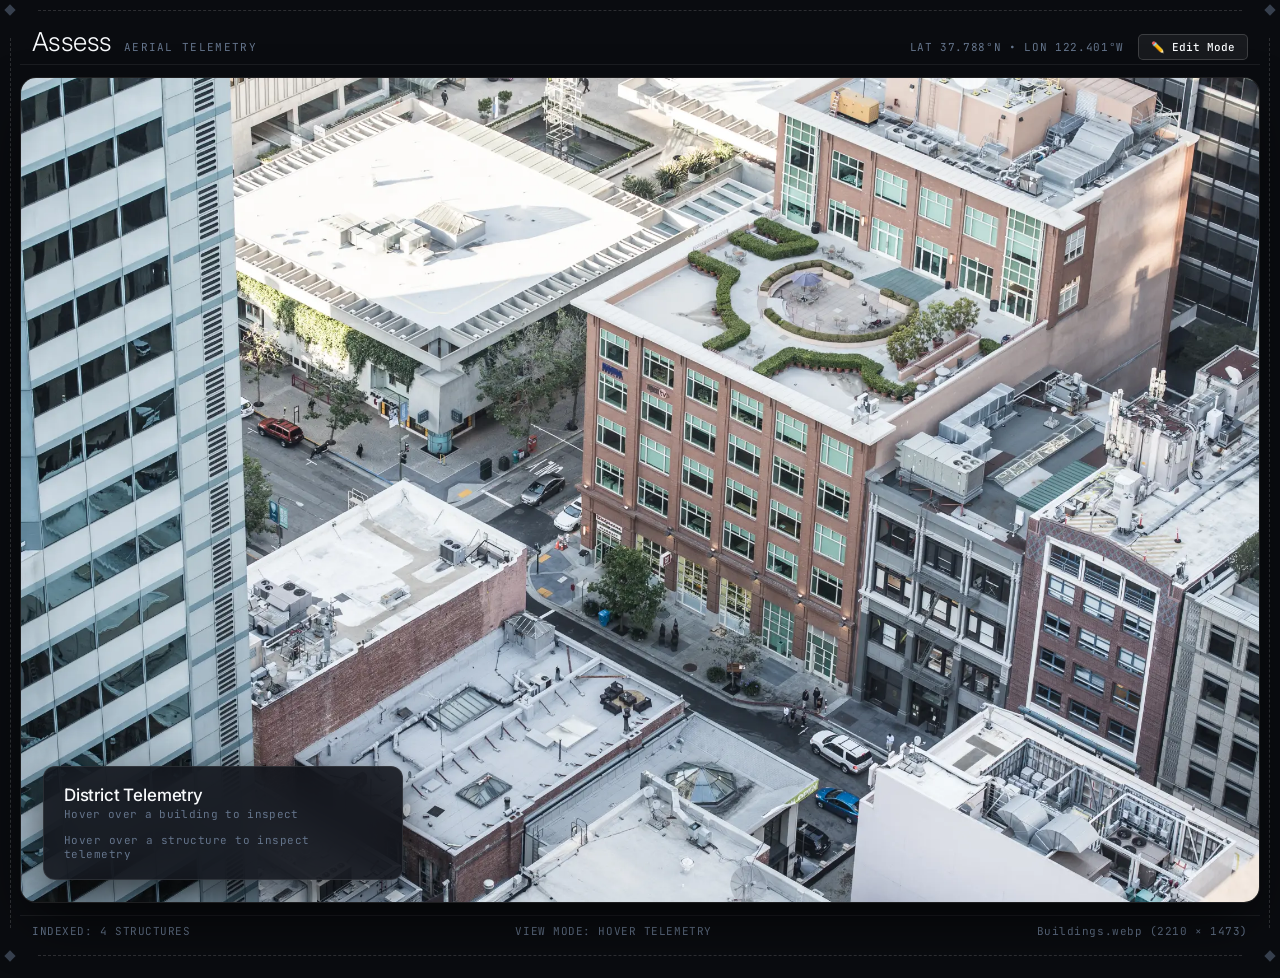
<file: index.html>
<!DOCTYPE html>
<html lang="en">
<head>
  <meta charset="UTF-8">
  <meta name="viewport" content="width=device-width, initial-scale=1.0">
  <title>Assess // Building Telemetry & Visual Editor</title>
  <link rel="preconnect" href="https://fonts.googleapis.com">
  <link rel="preconnect" href="https://fonts.gstatic.com" crossorigin>
  <link href="https://fonts.googleapis.com/css2?family=Inter:wght@300;400;500;600&family=JetBrains+Mono:wght@400;500;600&display=swap" rel="stylesheet">
  <link rel="stylesheet" href="styles.css">
</head>
<body>

  <main class="editorial-canvas">
    <!-- Architectural Framing Guides & Crop Registration Diamonds -->
    <div class="frame-guides" aria-hidden="true">
      <div class="guide-line-top"></div>
      <div class="guide-line-bottom"></div>
      <div class="guide-line-left"></div>
      <div class="guide-line-right"></div>
      <div class="crop-diamond tl"></div>
      <div class="crop-diamond tr"></div>
      <div class="crop-diamond bl"></div>
      <div class="crop-diamond br"></div>
    </div>

    <!-- Header & Geospatial Status Bar -->
    <header class="canvas-header">
      <div class="header-brand">
        <h1 class="brand-title">Assess</h1>
        <span class="brand-subtitle">Aerial Telemetry</span>
      </div>

      <div class="header-meta">
        <span>LAT 37.788°N • LON 122.401°W</span>
        <button id="editToggleBtn" class="edit-btn" title="Toggle Interactive Building Editor (Key: 'E')">
          ✏️ Edit Mode
        </button>
      </div>
    </header>

    <!-- Interactive Visual Editor Toolbar -->
    <section id="editorBar" class="editor-bar" aria-label="Building Point Editor Toolbar">
      <div class="editor-left">
        <span class="edit-badge">EDITOR</span>
        <select id="editBuildingSelect" class="edit-select" title="Choose building to calibrate">
          <option value="bldg-terrace">1. The Terrace Landmark (6 pts)</option>
          <option value="bldg-left-tower">2. Montgomery Tower (4 pts)</option>
          <option value="bldg-dark-midrise">3. Slate & Iron Lofts (6 pts)</option>
          <option value="bldg-civic-pavilion">4. Yerba Pavilion (7 pts)</option>
        </select>
        
        <button id="newBuildingBtn" class="edit-action-btn primary" title="Create and plot a brand-new building on this image">+ New Building</button>

        <div class="mode-btn-group">
          <button id="modeDragBtn" class="mode-tab-btn active" title="Click & drag vertex handles">✋ Drag Handles</button>
          <button id="modeReplotBtn" class="mode-tab-btn" title="Plot any number of points on this building">🎯 Plot Points</button>
        </div>
      </div>

      <div class="editor-center">
        <span id="editStatusReadout" class="edit-status">Drag handles to adjust alignment live</span>
        <div id="plotActionCluster" class="plot-action-cluster" style="display: none;">
          <button id="finishPlotBtn" class="plot-pill-btn finish" title="Complete polygon (Clicking 1st point or double-clicking also finishes)">✓ Complete Polygon</button>
          <button id="undoPlotBtn" class="plot-pill-btn undo" title="Undo last point (Backspace)">↩ Undo</button>
          <button id="cancelPlotBtn" class="plot-pill-btn cancel" title="Cancel plotting (Esc)">✕ Cancel</button>
        </div>
      </div>

      <div class="editor-right">
        <button id="deleteBuildingBtn" class="edit-action-btn danger" style="display: none;" title="Delete this custom building">🗑️ Delete</button>
        <button id="exportCodeBtn" class="edit-action-btn" title="Copy updated JavaScript code for data.js">📋 Copy Code</button>
        <button id="resetDefaultsBtn" class="edit-action-btn danger" title="Revert to original default coordinates">↺ Reset</button>
        <span class="edit-hint">Key: <b>E</b></span>
      </div>
    </section>

    <!-- Interactive Aerial Viewport Container -->
    <section id="viewportCard" class="viewport-card" aria-label="Interactive Building Telemetry Viewport">
      <!-- Layer 1: Base aerial satellite image -->
      <img id="baseImage" class="layer-base-image" src="Buildings.webp" alt="San Francisco SOMA Aerial View" />

      <!-- Layer 2: Clipped spotlight image (hovered / edited building cutout) -->
      <img id="spotlightImage" class="layer-spotlight-image" src="Buildings.webp" alt="Illuminated Building Focus" />

      <!-- Layer 3: SVG Vector layer for wireframes, hit zones, and interactive drag handles -->
      <svg id="svgOverlay" class="layer-vector-overlay" viewBox="0 0 2210 1473" preserveAspectRatio="none" aria-hidden="true"></svg>

      <!-- Layer 4: Minimalist Telemetry Card -->
      <article id="hudCard" class="hud-card state-standby" aria-live="polite">
        <div class="hud-header">
          <h2 id="hudBldgName" class="hud-bldg-name">District Telemetry</h2>
          <p id="hudBldgMeta" class="hud-bldg-meta">Hover over a building to inspect</p>
        </div>

        <div class="standby-hint" id="standbyHint">Hover over a structure to inspect telemetry</div>

        <!-- Sensitivity Analysis Panel (Screenshot 2) -->
        <div class="hud-sensitivity-panel">
          <div class="sensitivity-header">SENSITIVITY</div>
          
          <div class="sensitivity-row">
            <span class="sensitivity-label">Physical Condition</span>
            <div id="meterCondition" class="pill-meter"></div>
          </div>

          <div class="sensitivity-row">
            <span class="sensitivity-label">Development Momentum</span>
            <div id="meterMomentum" class="pill-meter"></div>
          </div>

          <div class="sensitivity-row">
            <span class="sensitivity-label">Neighborhood Trajectory</span>
            <div id="meterTrajectory" class="pill-meter"></div>
          </div>
        </div>

        <!-- Minimalist Metrics Row (Screenshot 4) -->
        <div class="hud-metrics-row">
          <div class="metric-item">
            <span>Valuation:</span>
            <b id="metricValuation">$68.4 M</b>
          </div>
          <div class="metric-item">
            <span>Efficiency:</span>
            <b id="metricEfficiency">94%</b>
          </div>
        </div>

        <!-- Single Fact Line -->
        <p id="hudFactText" class="hud-fact-text"></p>
      </article>

      <!-- Floating Toast Notification -->
      <div id="copyToast" class="copy-toast" aria-hidden="true">Copied to clipboard</div>
    </section>

    <!-- Canvas Footer -->
    <footer class="canvas-footer">
      <span id="indexedCountText">INDEXED: 4 STRUCTURES</span>
      <span id="footerModeInfo">VIEW MODE: HOVER TELEMETRY</span>
      <span>Buildings.webp (2210 × 1473)</span>
    </footer>
  </main>

  <script src="data.js"></script>
  <script src="app.js"></script>
</body>
</html>
</file>
<file: styles.css>
/* ==========================================================================
   URBAN TELEMETRY & VISUAL BUILDING EDITOR - STYLESHEET
   ========================================================================== */

:root {
  --bg-primary: #0a0c10;
  --bg-card: rgba(15, 18, 24, 0.88);
  --bg-card-border: rgba(255, 255, 255, 0.09);
  --text-main: #f8fafc;
  --text-muted: #94a3b8;
  --text-dim: #64748b;
  --wireframe-stroke: #ffffff;
  --pill-active-bg: #e2e8f0;
  --pill-inactive-bg: rgba(255, 255, 255, 0.1);
  --font-mono: 'JetBrains Mono', 'SF Mono', 'Fira Code', Menlo, Monaco, Consolas, monospace;
  --font-sans: 'Inter', -apple-system, BlinkMacSystemFont, 'Segoe UI', Roboto, sans-serif;
}

*, *::before, *::after {
  box-sizing: border-box;
  margin: 0;
  padding: 0;
}

body {
  background-color: var(--bg-primary);
  color: var(--text-main);
  font-family: var(--font-sans);
  min-height: 100vh;
  display: flex;
  flex-direction: column;
  align-items: center;
  justify-content: flex-start;
  padding: 20px 20px 32px;
  overflow-x: hidden;
  user-select: none;
  -webkit-font-smoothing: antialiased;
}

/* --------------------------------------------------------------------------
   EDITORIAL / ARCHITECTURAL OUTER FRAME
   -------------------------------------------------------------------------- */
.editorial-canvas {
  width: 100%;
  max-width: 1440px;
  position: relative;
  display: flex;
  flex-direction: column;
  gap: 12px;
}

.frame-guides {
  position: absolute;
  inset: -10px;
  pointer-events: none;
  z-index: 1;
}

.guide-line-top,
.guide-line-bottom {
  position: absolute;
  left: 28px;
  right: 28px;
  height: 1px;
  border-top: 1px dashed rgba(255, 255, 255, 0.14);
}
.guide-line-top { top: 0; }
.guide-line-bottom { bottom: 0; }

.guide-line-left,
.guide-line-right {
  position: absolute;
  top: 28px;
  bottom: 28px;
  width: 1px;
  border-left: 1px dashed rgba(255, 255, 255, 0.14);
}
.guide-line-left { left: 0; }
.guide-line-right { right: 0; }

.crop-diamond {
  position: absolute;
  width: 8px;
  height: 8px;
  background: var(--text-dim);
  transform: rotate(45deg);
  opacity: 0.5;
}
.crop-diamond.tl { top: -4px; left: -4px; }
.crop-diamond.tr { top: -4px; right: -4px; }
.crop-diamond.bl { bottom: -4px; left: -4px; }
.crop-diamond.br { bottom: -4px; right: -4px; }

/* --------------------------------------------------------------------------
   HEADER & TOP STATUS
   -------------------------------------------------------------------------- */
.canvas-header {
  display: flex;
  align-items: baseline;
  justify-content: space-between;
  padding: 6px 12px 4px;
  border-bottom: 1px solid rgba(255, 255, 255, 0.07);
  position: relative;
  z-index: 2;
}

.header-brand {
  display: flex;
  align-items: baseline;
  gap: 12px;
}

.brand-title {
  font-size: 26px;
  font-weight: 300;
  letter-spacing: -0.02em;
  color: var(--text-main);
}

.brand-subtitle {
  font-family: var(--font-mono);
  font-size: 11px;
  letter-spacing: 0.12em;
  color: var(--text-dim);
  text-transform: uppercase;
}

.header-meta {
  display: flex;
  align-items: center;
  gap: 14px;
  font-family: var(--font-mono);
  font-size: 11px;
  color: var(--text-dim);
  letter-spacing: 0.06em;
}

.edit-btn {
  background: rgba(255, 255, 255, 0.06);
  border: 1px solid rgba(255, 255, 255, 0.16);
  color: var(--text-main);
  font-family: var(--font-mono);
  font-size: 11px;
  font-weight: 500;
  padding: 5px 12px;
  border-radius: 5px;
  cursor: pointer;
  transition: all 0.2s ease;
  display: flex;
  align-items: center;
  gap: 6px;
}

.edit-btn:hover,
.edit-btn.active {
  background: #ffffff;
  border-color: #ffffff;
  color: #000000;
  font-weight: 600;
  box-shadow: 0 0 14px rgba(255, 255, 255, 0.3);
}

/* --------------------------------------------------------------------------
   VISUAL EDITOR TOOLBAR
   -------------------------------------------------------------------------- */
.editor-bar {
  display: none;
  background: rgba(14, 18, 26, 0.96);
  border: 1px solid rgba(255, 255, 255, 0.16);
  border-radius: 8px;
  padding: 8px 14px;
  font-family: var(--font-mono);
  font-size: 11px;
  align-items: center;
  justify-content: space-between;
  gap: 16px;
  z-index: 20;
}

.editor-bar.open {
  display: flex;
}

.editor-left,
.editor-right {
  display: flex;
  align-items: center;
  gap: 10px;
}

.edit-badge {
  background: #ffffff;
  color: #000000;
  font-weight: 700;
  padding: 2px 6px;
  border-radius: 3px;
  font-size: 9.5px;
  letter-spacing: 0.08em;
}

.edit-select {
  background: rgba(255, 255, 255, 0.08);
  border: 1px solid rgba(255, 255, 255, 0.22);
  color: #ffffff;
  font-family: var(--font-mono);
  font-size: 11px;
  padding: 5px 8px;
  border-radius: 4px;
  outline: none;
  cursor: pointer;
}

.edit-select option {
  background: #11141a;
  color: #ffffff;
}

.mode-btn-group {
  display: flex;
  align-items: center;
  background: rgba(255, 255, 255, 0.06);
  border: 1px solid rgba(255, 255, 255, 0.12);
  border-radius: 4px;
  overflow: hidden;
}

.mode-tab-btn {
  background: transparent;
  border: none;
  color: var(--text-dim);
  font-family: var(--font-mono);
  font-size: 10.5px;
  padding: 5px 9px;
  cursor: pointer;
  transition: all 0.2s ease;
}

.mode-tab-btn.active {
  background: rgba(255, 255, 255, 0.2);
  color: #ffffff;
  font-weight: 600;
}

.editor-center {
  flex: 1;
  text-align: center;
}

.edit-status {
  color: #ffffff;
  font-weight: 500;
}

.edit-action-btn {
  background: rgba(255, 255, 255, 0.08);
  border: 1px solid rgba(255, 255, 255, 0.18);
  color: #ffffff;
  font-family: var(--font-mono);
  font-size: 11px;
  padding: 4px 10px;
  border-radius: 4px;
  cursor: pointer;
  transition: all 0.2s ease;
}

.edit-action-btn:hover {
  background: rgba(255, 255, 255, 0.2);
}

.edit-action-btn.primary {
  background: rgba(16, 185, 129, 0.16);
  border-color: rgba(16, 185, 129, 0.4);
  color: #34d399;
}

.edit-action-btn.primary:hover {
  background: rgba(16, 185, 129, 0.28);
  border-color: rgba(16, 185, 129, 0.6);
  color: #ffffff;
}

.edit-action-btn.danger {
  color: #fda4af;
  border-color: rgba(244, 63, 94, 0.3);
}

.edit-action-btn.danger:hover {
  background: rgba(244, 63, 94, 0.2);
}

.plot-action-cluster {
  display: inline-flex;
  align-items: center;
  gap: 6px;
  margin-left: 10px;
}

.plot-pill-btn {
  font-family: var(--font-mono);
  font-size: 11px;
  font-weight: 500;
  padding: 4px 10px;
  border-radius: 4px;
  border: 1px solid rgba(255, 255, 255, 0.2);
  background: rgba(255, 255, 255, 0.08);
  color: var(--text-main);
  cursor: pointer;
  transition: all 0.15s ease;
}

.plot-pill-btn:hover {
  background: rgba(255, 255, 255, 0.16);
}

.plot-pill-btn.finish {
  background: #10b981;
  border-color: #059669;
  color: #ffffff;
  font-weight: 600;
}

.plot-pill-btn.finish:hover {
  background: #059669;
}

.plot-pill-btn.finish:disabled {
  opacity: 0.45;
  cursor: not-allowed;
  background: rgba(255, 255, 255, 0.08);
  border-color: rgba(255, 255, 255, 0.15);
}

.plot-pill-btn.undo {
  color: #fbbf24;
  border-color: rgba(251, 191, 36, 0.35);
}

.plot-pill-btn.cancel {
  color: #f87171;
  border-color: rgba(248, 113, 113, 0.35);
}

.edit-hint {
  color: var(--text-dim);
}

.edit-hint b {
  color: #ffffff;
}

/* --------------------------------------------------------------------------
   INTERACTIVE VIEWPORT CONTAINER
   -------------------------------------------------------------------------- */
.viewport-card {
  position: relative;
  width: 100%;
  border-radius: 16px;
  overflow: hidden;
  background-color: #040507;
  border: 1px solid rgba(255, 255, 255, 0.1);
  box-shadow: 0 24px 60px -15px rgba(0, 0, 0, 0.8);
  aspect-ratio: 2210 / 1473;
}

/* Base satellite image */
.layer-base-image {
  position: absolute;
  inset: 0;
  width: 100%;
  height: 100%;
  object-fit: cover;
  display: block;
  transition: filter 0.35s ease;
  filter: brightness(1) contrast(1);
}

/* Dimmed background when a building is hovered */
.viewport-card.has-focus .layer-base-image {
  filter: brightness(0.25) contrast(1.02) saturate(0.6);
}

/* Spotlight Cutout Layer (clipped to the hovered building) */
.layer-spotlight-image {
  position: absolute;
  inset: 0;
  width: 100%;
  height: 100%;
  object-fit: cover;
  pointer-events: none;
  opacity: 0;
  filter: brightness(1.1) contrast(1.05) saturate(1.05);
  transform: translateY(0) scale(1);
  transition: opacity 0.28s ease, transform 0.38s cubic-bezier(0.16, 1, 0.3, 1);
  will-change: transform, opacity;
  z-index: 3;
}

.viewport-card.has-focus .layer-spotlight-image {
  opacity: 1;
  transform: translateY(-5px) scale(1.012);
}

/* In Edit Mode, keep cutout completely flat for 1:1 handle alignment */
body.mode-editor .layer-spotlight-image,
body.mode-editor .viewport-card.has-focus .layer-spotlight-image {
  transform: translateY(0) scale(1) !important;
  transition: opacity 0.2s ease !important;
}

/* --------------------------------------------------------------------------
   SVG VECTOR & WIREFRAME OVERLAY LAYER
   -------------------------------------------------------------------------- */
.layer-vector-overlay {
  position: absolute;
  inset: 0;
  width: 100%;
  height: 100%;
  z-index: 4;
  pointer-events: none;
}

/* Building hit zones */
.building-hit-zone {
  fill: rgba(0, 0, 0, 0.001);
  stroke: transparent;
  stroke-width: 6px;
  cursor: pointer;
  pointer-events: all;
}

/* Wireframe strokes: hidden in normal hover, visible in Edit Mode */
.wireframe-roof {
  fill: rgba(255, 255, 255, 0.04);
  stroke: var(--wireframe-stroke);
  stroke-width: 2.2px;
  stroke-linejoin: round;
  stroke-linecap: round;
  filter: drop-shadow(0 0 3px rgba(255, 255, 255, 0.6));
  opacity: 0;
  display: none;
  transition: opacity 0.25s ease;
}

.wireframe-edge {
  stroke: var(--wireframe-stroke);
  stroke-width: 2px;
  stroke-linecap: round;
  stroke-linejoin: round;
  filter: drop-shadow(0 0 3px rgba(255, 255, 255, 0.6));
  opacity: 0;
  display: none;
  transition: opacity 0.25s ease;
}

.wireframe-subfeature {
  stroke: var(--wireframe-stroke);
  opacity: 0;
  display: none;
  transition: opacity 0.25s ease;
}

/* Normal hover mode: no wireframe lines on the surface */
.active-building .wireframe-roof,
.active-building .wireframe-edge,
.active-building .wireframe-subfeature {
  opacity: 0 !important;
  display: none !important;
}

/* In Edit Mode, show the wireframe boundary for active calibration */
body.mode-editor .building-vector-group.is-editing .wireframe-roof,
body.mode-editor .building-vector-group.is-editing .wireframe-edge {
  display: block !important;
  opacity: 0.85 !important;
  stroke-width: 2.2px;
  filter: drop-shadow(0 0 4px rgba(255, 255, 255, 0.8));
}

/* --------------------------------------------------------------------------
   INTERACTIVE DRAGGABLE VERTEX HANDLES (EDIT MODE)
   -------------------------------------------------------------------------- */
body.mode-editor .hud-card {
  display: none !important;
  opacity: 0 !important;
  pointer-events: none !important;
}

body.mode-editor .building-hit-zone {
  pointer-events: none; /* Disable standard hover when in edit mode */
}

body.mode-editor .viewport-card {
  cursor: crosshair;
}

body.mode-editor .wireframe-roof,
body.mode-editor .wireframe-edge {
  opacity: 0.35 !important;
}

body.mode-editor .building-vector-group.is-editing .wireframe-roof,
body.mode-editor .building-vector-group.is-editing .wireframe-edge {
  opacity: 1 !important;
  stroke-width: 2.8px;
  filter: drop-shadow(0 0 5px rgba(255, 255, 255, 0.9));
}

.drag-handle-group {
  cursor: grab;
  pointer-events: all;
}

.drag-handle-group:active,
.drag-handle-group.is-dragging {
  cursor: grabbing;
}

.drag-handle-circle {
  fill: #ffffff;
  stroke: #000000;
  stroke-width: 2.5px;
  filter: drop-shadow(0 2px 6px rgba(0, 0, 0, 0.8));
  transition: transform 0.15s ease;
}

.drag-handle-group:hover .drag-handle-circle {
  transform: scale(1.3);
  fill: #facc15;
}

.drag-handle-text {
  font-family: var(--font-mono);
  font-size: 13px;
  font-weight: 800;
  fill: #000000;
  pointer-events: none;
}

/* Re-plot preview polygon */
.replot-preview-poly {
  fill: rgba(250, 204, 21, 0.15);
  stroke: #facc15;
  stroke-width: 2px;
  stroke-dasharray: 6 4;
}

.replot-click-dot {
  fill: #facc15;
  stroke: #000000;
  stroke-width: 2px;
}

.replot-cursor-guide {
  stroke: rgba(250, 204, 21, 0.7);
  stroke-width: 1.5px;
  stroke-dasharray: 4 4;
  pointer-events: none;
}

.replot-first-dot {
  fill: #10b981 !important;
  stroke: #ffffff !important;
  stroke-width: 2.5px !important;
  cursor: pointer;
}

.replot-first-dot.is-snappable {
  filter: drop-shadow(0 0 8px rgba(16, 185, 129, 0.9));
  transform-origin: center;
  animation: snapPulse 1.1s infinite alternate ease-in-out;
}

@keyframes snapPulse {
  0% { transform: scale(1); }
  100% { transform: scale(1.4); }
}

/* --------------------------------------------------------------------------
   MINIMALIST DIAMOND CALLOUT PINS & LABELS (Hidden for clean visual presentation)
   -------------------------------------------------------------------------- */
.callout-group {
  display: none !important;
  opacity: 0 !important;
  pointer-events: none;
}

.active-building .callout-group {
  display: none !important;
  opacity: 0 !important;
}

.pin-leader-line {
  stroke: rgba(255, 255, 255, 0.7);
  stroke-width: 1.2px;
  stroke-dasharray: 4 3;
}

.pin-diamond-shape {
  fill: #ffffff;
  stroke: rgba(0, 0, 0, 0.6);
  stroke-width: 1px;
  filter: drop-shadow(0 0 4px rgba(255, 255, 255, 0.8));
}

.svg-pin-badge text {
  font-family: var(--font-mono);
  font-size: 12.5px;
  font-weight: 600;
  letter-spacing: 0.1em;
  fill: #ffffff;
}

/* --------------------------------------------------------------------------
   MINIMALISTIC HUD CARD
   -------------------------------------------------------------------------- */
.hud-card {
  position: absolute;
  bottom: 22px;
  left: 22px;
  right: auto;
  z-index: 10;
  width: 360px;
  max-width: calc(100% - 44px);
  background: var(--bg-card);
  backdrop-filter: blur(24px);
  -webkit-backdrop-filter: blur(24px);
  border: 1px solid var(--bg-card-border);
  border-radius: 12px;
  box-shadow: 0 16px 40px rgba(0, 0, 0, 0.6);
  padding: 18px 20px;
  display: flex;
  flex-direction: column;
  gap: 12px;
  pointer-events: none;
  transition: opacity 0.25s ease, transform 0.25s ease;
}

.hud-card.dock-right {
  left: auto;
  right: 22px;
}

.hud-header {
  display: flex;
  flex-direction: column;
  gap: 2px;
}

.hud-bldg-name {
  font-size: 17px;
  font-weight: 500;
  letter-spacing: -0.01em;
  color: var(--text-main);
  line-height: 1.2;
}

.hud-bldg-meta {
  font-family: var(--font-mono);
  font-size: 11px;
  color: var(--text-dim);
  letter-spacing: 0.03em;
}

/* Sensitivity Section */
.hud-sensitivity-panel {
  display: flex;
  flex-direction: column;
  gap: 7px;
  padding: 8px 0;
  border-top: 1px solid rgba(255, 255, 255, 0.06);
  border-bottom: 1px solid rgba(255, 255, 255, 0.06);
}

.sensitivity-header {
  font-family: var(--font-mono);
  font-size: 9.5px;
  font-weight: 600;
  letter-spacing: 0.14em;
  color: var(--text-dim);
  text-transform: uppercase;
}

.sensitivity-row {
  display: flex;
  align-items: center;
  justify-content: space-between;
  gap: 12px;
}

.sensitivity-label {
  font-size: 11.5px;
  color: var(--text-muted);
}

/* 5-pill meter bars (monochrome) */
.pill-meter {
  display: flex;
  align-items: center;
  gap: 3.5px;
}

.pill-segment {
  width: 24px;
  height: 6px;
  border-radius: 3px;
  background: var(--pill-inactive-bg);
  transition: background 0.2s ease;
}

.pill-segment.active {
  background: var(--pill-active-bg);
  box-shadow: 0 0 4px rgba(255, 255, 255, 0.4);
}

/* Minimalist Metrics Row */
.hud-metrics-row {
  display: flex;
  align-items: center;
  justify-content: space-between;
  font-family: var(--font-mono);
  font-size: 11px;
}

.metric-item {
  display: flex;
  align-items: baseline;
  gap: 6px;
}

.metric-item span {
  color: var(--text-dim);
}

.metric-item b {
  color: var(--text-main);
  font-weight: 500;
}

/* Fact line */
.hud-fact-text {
  font-size: 11.5px;
  line-height: 1.4;
  color: var(--text-muted);
  border-left: 1.5px solid rgba(255, 255, 255, 0.3);
  padding-left: 8px;
}

/* Standby prompt state */
.hud-card.state-standby .hud-sensitivity-panel,
.hud-card.state-standby .hud-metrics-row,
.hud-card.state-standby .hud-fact-text {
  display: none;
}

.standby-hint {
  display: none;
  font-family: var(--font-mono);
  font-size: 11px;
  color: var(--text-dim);
  letter-spacing: 0.04em;
}

.hud-card.state-standby .standby-hint {
  display: block;
}

/* Floating copy toast */
.copy-toast {
  position: absolute;
  top: 18px;
  left: 50%;
  transform: translateX(-50%) translateY(-10px);
  background: #ffffff;
  color: #000000;
  font-family: var(--font-mono);
  font-size: 11px;
  font-weight: 600;
  padding: 6px 14px;
  border-radius: 6px;
  box-shadow: 0 8px 24px rgba(0, 0, 0, 0.7);
  opacity: 0;
  pointer-events: none;
  transition: all 0.25s ease;
  z-index: 30;
}

.copy-toast.show {
  opacity: 1;
  transform: translateX(-50%) translateY(0);
}

/* --------------------------------------------------------------------------
   FOOTER
   -------------------------------------------------------------------------- */
.canvas-footer {
  display: flex;
  align-items: center;
  justify-content: space-between;
  padding: 8px 12px;
  border-top: 1px solid rgba(255, 255, 255, 0.07);
  font-family: var(--font-mono);
  font-size: 11px;
  color: var(--text-dim);
  letter-spacing: 0.05em;
}

@media (max-width: 768px) {
  .hud-card {
    position: static;
    width: 100%;
    max-width: 100%;
    margin-top: 12px;
  }
}
</file>
